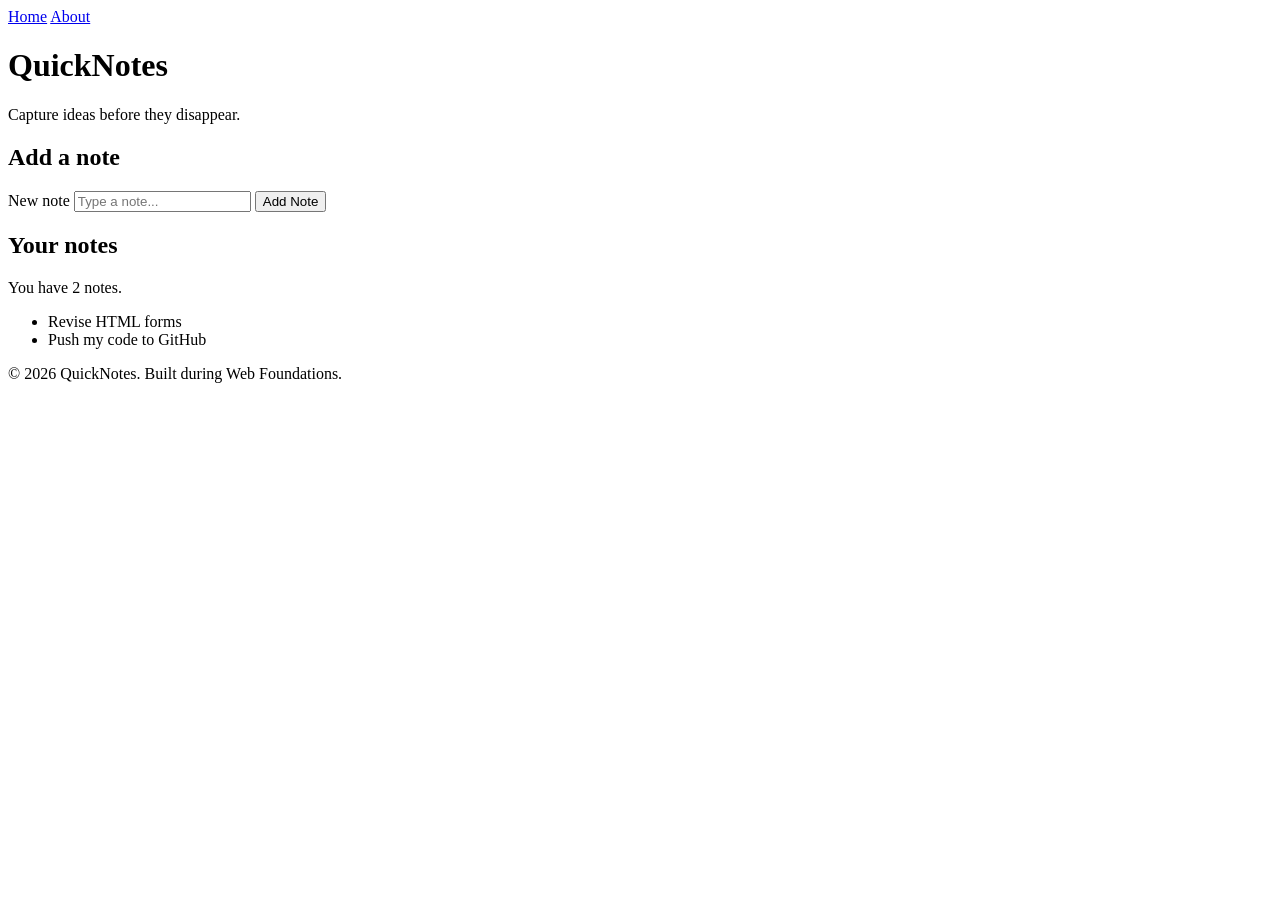
<file: day1/index.html>
<!DOCTYPE html>
<html lang="en">
  <head>
    <meta charset="UTF-8" />
    <meta name="viewport" content="width=device-width, initial-scale=1.0" />
    <title>QuickNotes</title>
  </head>
  <body>
    <header>
      <nav>
        <a href="index.html">Home</a>
        <a href="about.html">About</a>
     </nav>
      <h1>QuickNotes</h1>
      <p>Capture ideas before they disappear.</p>
    </header>
 
    <main>
      <section>
        <h2>Add a note</h2>
        <form id="note-form">
          <label for="note-input">New note</label>
          <input type="text" id="note-input" placeholder="Type a note..." />
          <button type="submit">Add Note</button>
        </form>
      </section>
 
      <section>
        <h2>Your notes</h2>
        <p id="note-count">You have 2 notes.</p>
        <ul id="notes-list">
          <li>Revise HTML forms</li>
          <li>Push my code to GitHub</li>
        </ul>
      </section>
    </main>
 
    <footer>
      <p>&copy; 2026 QuickNotes. Built during Web Foundations.</p>
    </footer>
  </body>
</html>
</file>
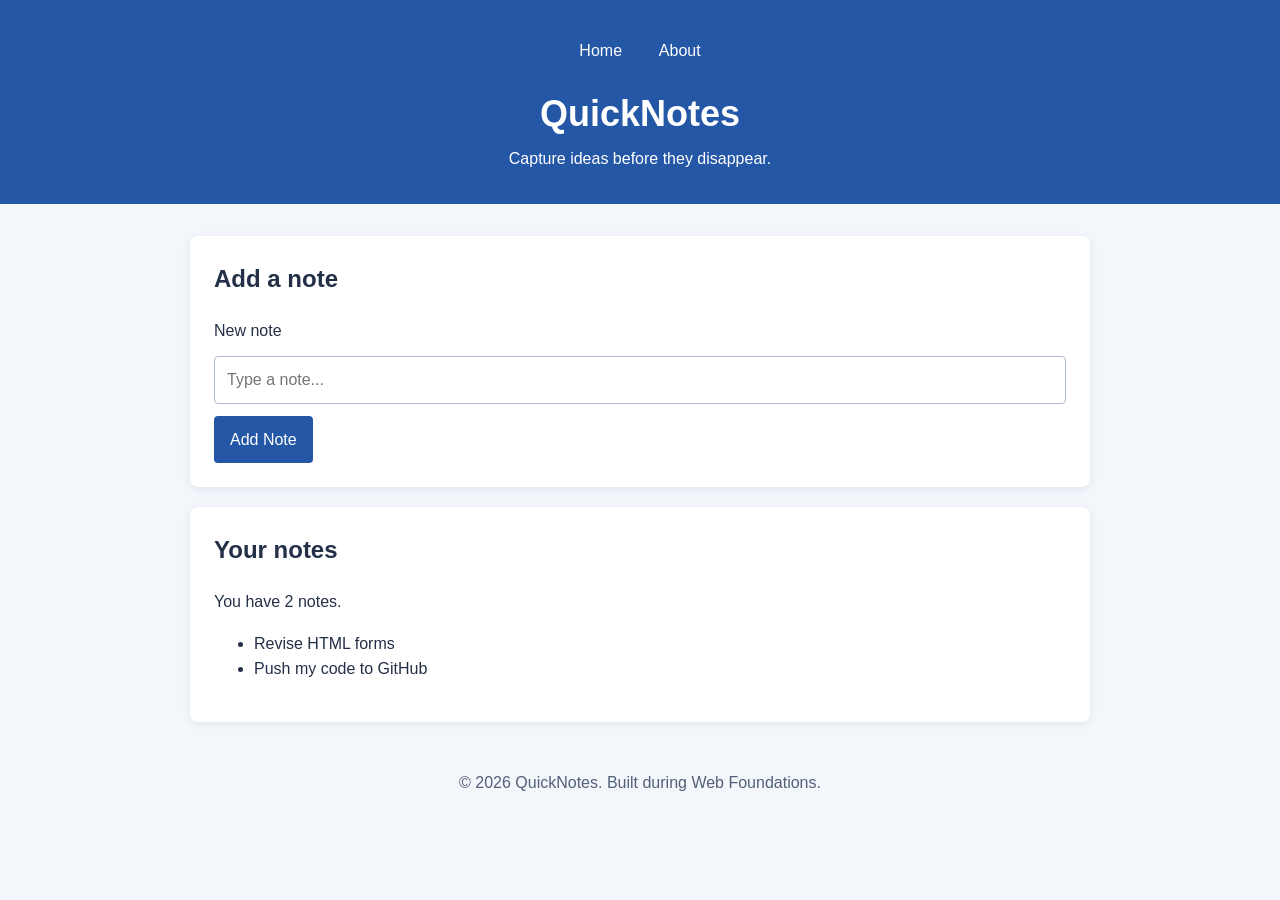
<file: day2/index.html>
<!DOCTYPE html>
<html lang="en">
  <head>
    <meta charset="UTF-8" />
    <meta name="viewport" content="width=device-width, initial-scale=1.0" />
    <title>QuickNotes</title>
    <link rel="stylesheet" href="style.css" />
  </head>
  <body>
    <header>
      <nav>
        <a href="index.html">Home</a>
        <a href="about.html">About</a>
     </nav>
      <h1>QuickNotes</h1>
      <p>Capture ideas before they disappear.</p>
    </header>
 
    <main>
      <section>
        <h2>Add a note</h2>
        <form id="note-form">
          <label for="note-input">New note</label>
          <input type="text" id="note-input" placeholder="Type a note..." />
          <button type="submit">Add Note</button>
        </form>
      </section>
 
      <section>
        <h2>Your notes</h2>
        <p id="note-count">You have 2 notes.</p>
        <ul id="notes-list">
          <li>Revise HTML forms</li>
          <li>Push my code to GitHub</li>
        </ul>
      </section>
    </main>
 
    <footer>
      <p>&copy; 2026 QuickNotes. Built during Web Foundations.</p>
    </footer>
  </body>
</html>
</file>
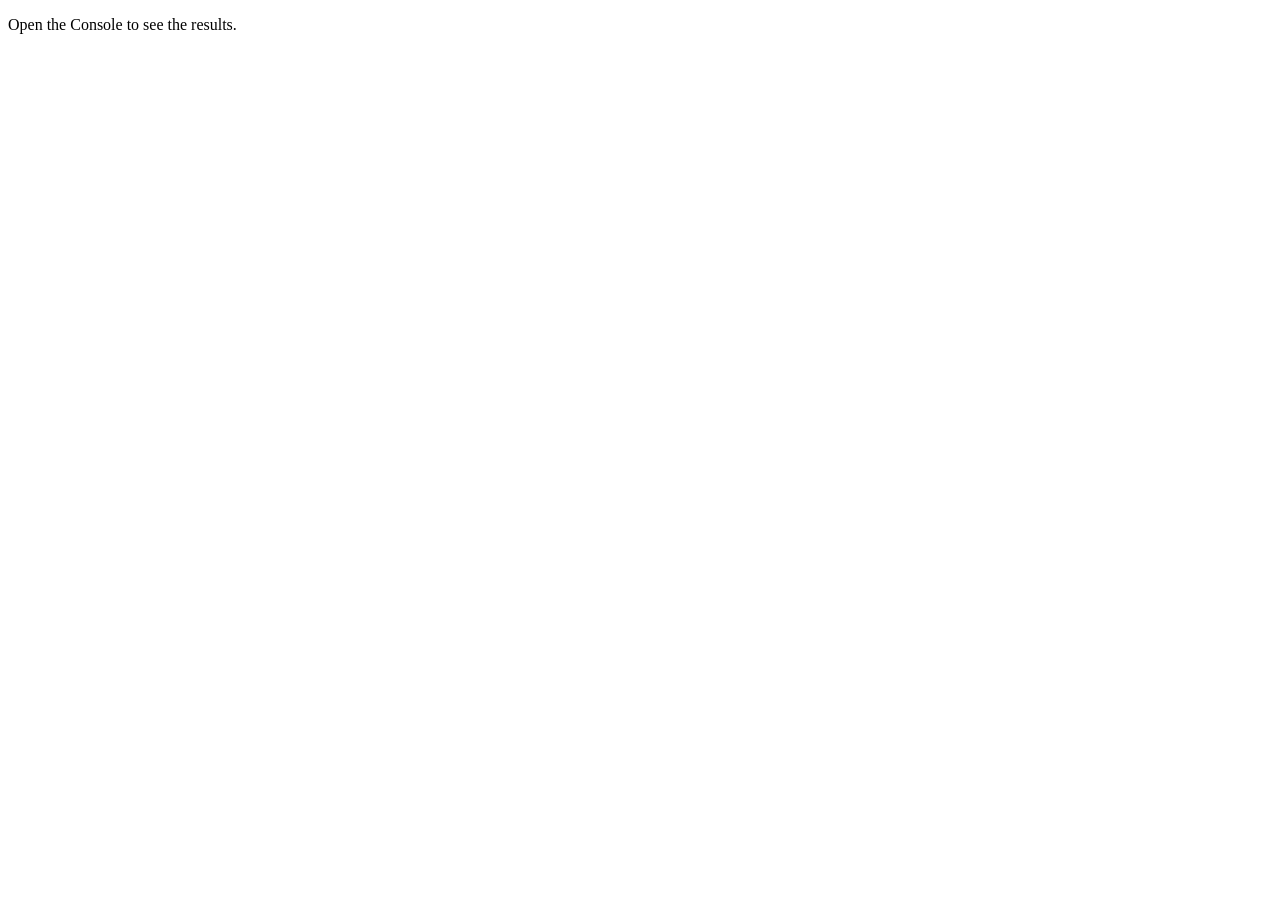
<file: day3/index.html>
<!doctype html>
<html lang="en">
  <head>
    <meta charset="utf-8">
    <meta name="viewport" content="width=device-width, initial-scale=1">
    <title>Notes Toolkit</title>
    <script src="script.js" defer></script>
  </head>
  <body>
    <p>Open the Console to see the results.</p>
  </body>
</html>
</file>
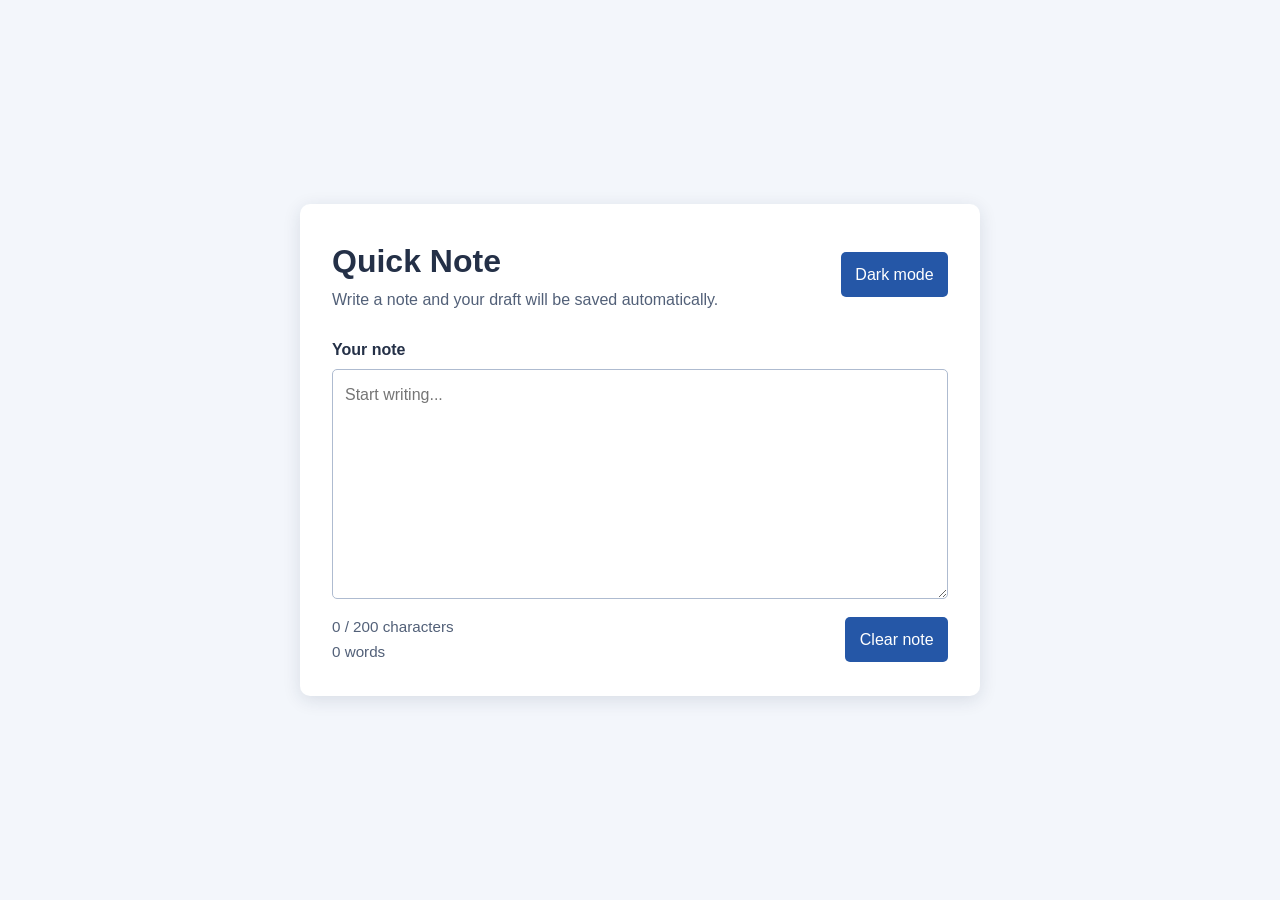
<file: day4/index.html>
<!doctype html>
<html lang="en">
  <head>
    <meta charset="utf-8">
    <meta name="viewport" content="width=device-width, initial-scale=1">
    <title>Quick Note</title>
    <link rel="stylesheet" href="style.css">
    <script src="script.js" defer></script>
  </head>
  <body>
    <main class="note-card">
      <header class="page-header">
        <div>
          <h1>Quick Note</h1>
          <p>Write a note and your draft will be saved automatically.</p>
        </div>
        <button id="theme-toggle" type="button">Dark mode</button>
      </header>

      <label for="note-text">Your note</label>
      <textarea id="note-text" rows="8" placeholder="Start writing..."></textarea>

      <div class="note-footer">
        <div class="counts" aria-live="polite">
          <p id="char-count">0 / 200 characters</p>
          <p id="word-count">0 words</p>
        </div>
        <button id="clear-btn" type="button">Clear note</button>
      </div>
    </main>
  </body>
</html>
</file>
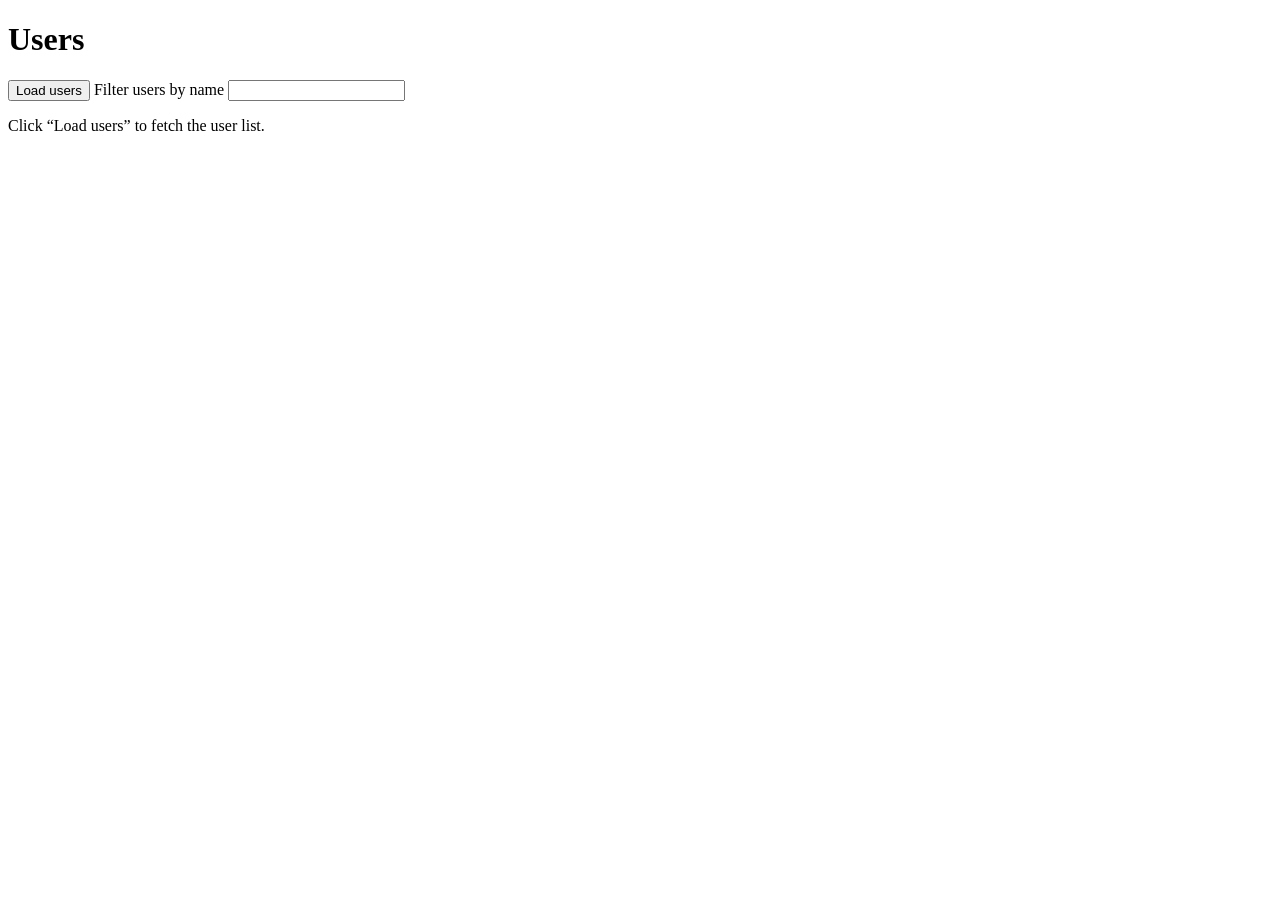
<file: day5/index.html>
<!doctype html>
<html lang="en">
  <head>
    <meta charset="utf-8">
    <meta name="viewport" content="width=device-width, initial-scale=1">
    <title>JSONPlaceholder Users</title>
    <script src="users.js" defer></script>
  </head>
  <body>
    <main>
      <h1>Users</h1>
      <button id="load-users" type="button">Load users</button>

      <label for="filter-input">Filter users by name</label>
      <input id="filter-input" type="search">

      <p id="status" role="status" aria-live="polite">Click “Load users” to fetch the user list.</p>
      <ul id="users-list"></ul>
    </main>
  </body>
</html>
</file>
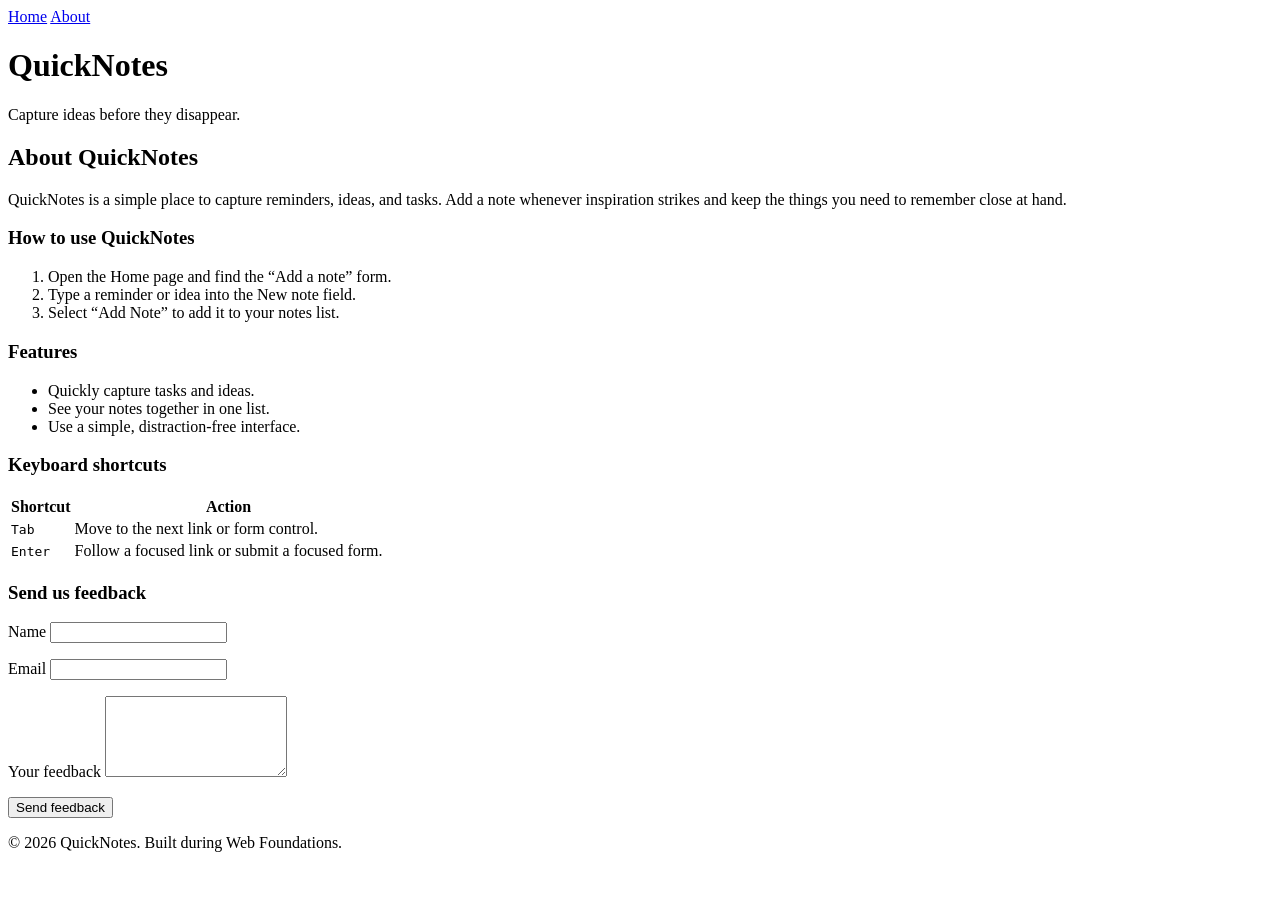
<file: day1/about.html>
<!DOCTYPE html>
<html lang="en">
  <head>
    <meta charset="UTF-8" />
    <meta name="viewport" content="width=device-width, initial-scale=1.0" />
    <title>About QuickNotes</title>
  </head>
  <body>
    <header>
      <nav>
        <a href="index.html">Home</a>
        <a href="about.html">About</a>
      </nav>
      <h1>QuickNotes</h1>
      <p>Capture ideas before they disappear.</p>
    </header>

    <main>
      <h2>About QuickNotes</h2>
      <p>
        QuickNotes is a simple place to capture reminders, ideas, and tasks.
        Add a note whenever inspiration strikes and keep the things you need to
        remember close at hand.
      </p>

      <section>
        <h3>How to use QuickNotes</h3>
        <ol>
          <li>Open the Home page and find the “Add a note” form.</li>
          <li>Type a reminder or idea into the New note field.</li>
          <li>Select “Add Note” to add it to your notes list.</li>
        </ol>
      </section>

      <section>
        <h3>Features</h3>
        <ul>
          <li>Quickly capture tasks and ideas.</li>
          <li>See your notes together in one list.</li>
          <li>Use a simple, distraction-free interface.</li>
        </ul>
      </section>

      <section>
        <h3>Keyboard shortcuts</h3>
        <table>
          <thead>
            <tr>
              <th scope="col">Shortcut</th>
              <th scope="col">Action</th>
            </tr>
          </thead>
          <tbody>
            <tr>
              <td><kbd>Tab</kbd></td>
              <td>Move to the next link or form control.</td>
            </tr>
            <tr>
              <td><kbd>Enter</kbd></td>
              <td>Follow a focused link or submit a focused form.</td>
            </tr>
          </tbody>
        </table>
      </section>

      <section>
        <h3>Send us feedback</h3>
        <form action="#" method="post">
          <p>
            <label for="feedback-name">Name</label>
            <input type="text" id="feedback-name" name="name" />
          </p>
          <p>
            <label for="feedback-email">Email</label>
            <input type="email" id="feedback-email" name="email" required />
          </p>
          <p>
            <label for="feedback-message">Your feedback</label>
            <textarea
              id="feedback-message"
              name="message"
              rows="5"
              required
            ></textarea>
          </p>
          <button type="submit">Send feedback</button>
        </form>
      </section>
    </main>

    <footer>
      <p>&copy; 2026 QuickNotes. Built during Web Foundations.</p>
    </footer>
  </body>
</html>
</file>
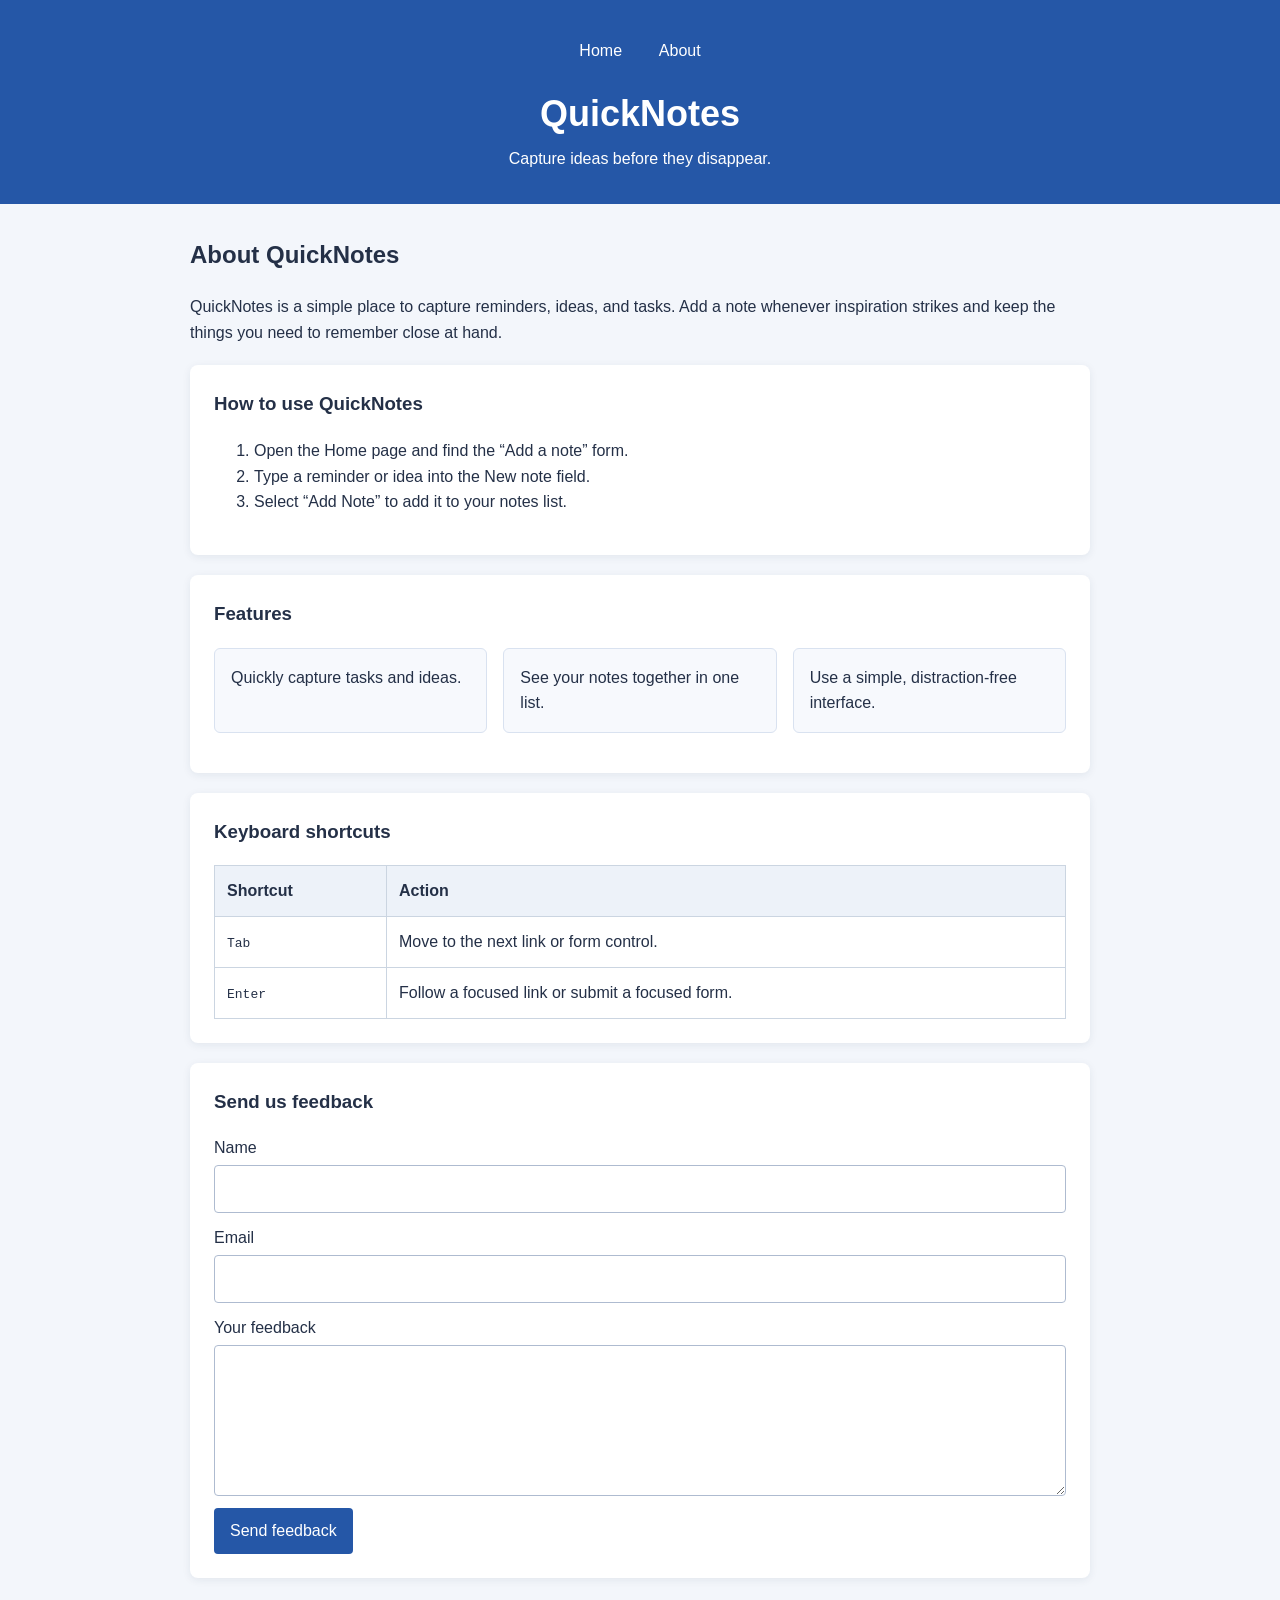
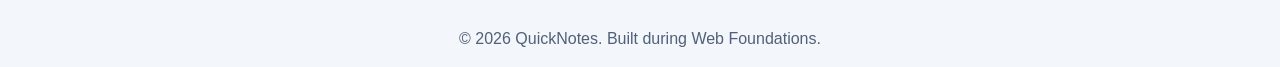
<file: day2/about.html>
<!DOCTYPE html>
<html lang="en">
  <head>
    <meta charset="UTF-8" />
    <meta name="viewport" content="width=device-width, initial-scale=1.0" />
    <title>About QuickNotes</title>
    <link rel="stylesheet" href="style.css" />
  </head>
  <body>
    <header>
      <nav>
        <a href="index.html">Home</a>
        <a href="about.html">About</a>
      </nav>
      <h1>QuickNotes</h1>
      <p>Capture ideas before they disappear.</p>
    </header>

    <main>
      <h2>About QuickNotes</h2>
      <p>
        QuickNotes is a simple place to capture reminders, ideas, and tasks.
        Add a note whenever inspiration strikes and keep the things you need to
        remember close at hand.
      </p>

      <section>
        <h3>How to use QuickNotes</h3>
        <ol>
          <li>Open the Home page and find the “Add a note” form.</li>
          <li>Type a reminder or idea into the New note field.</li>
          <li>Select “Add Note” to add it to your notes list.</li>
        </ol>
      </section>

      <section>
        <h3>Features</h3>
        <ul class="features">
          <li>Quickly capture tasks and ideas.</li>
          <li>See your notes together in one list.</li>
          <li>Use a simple, distraction-free interface.</li>
        </ul>
      </section>

      <section>
        <h3>Keyboard shortcuts</h3>
        <table>
          <thead>
            <tr>
              <th scope="col">Shortcut</th>
              <th scope="col">Action</th>
            </tr>
          </thead>
          <tbody>
            <tr>
              <td><kbd>Tab</kbd></td>
              <td>Move to the next link or form control.</td>
            </tr>
            <tr>
              <td><kbd>Enter</kbd></td>
              <td>Follow a focused link or submit a focused form.</td>
            </tr>
          </tbody>
        </table>
      </section>

      <section>
        <h3>Send us feedback</h3>
        <form action="#" method="post">
          <p>
            <label for="feedback-name">Name</label>
            <input type="text" id="feedback-name" name="name" />
          </p>
          <p>
            <label for="feedback-email">Email</label>
            <input type="email" id="feedback-email" name="email" required />
          </p>
          <p>
            <label for="feedback-message">Your feedback</label>
            <textarea
              id="feedback-message"
              name="message"
              rows="5"
              required
            ></textarea>
          </p>
          <button type="submit">Send feedback</button>
        </form>
      </section>
    </main>

    <footer>
      <p>&copy; 2026 QuickNotes. Built during Web Foundations.</p>
    </footer>
  </body>
</html>
</file>
<file: day2/style.css>
*,
*::before,
*::after {
  box-sizing: border-box;
}

body {
  margin: 0;
  background-color: #f3f6fb;
  color: #243047;
  font-family: Arial, sans-serif;
  line-height: 1.6;
}

header {
  padding: 2rem 1.5rem;
  background-color: #2557a7;
  color: #fff;
  text-align: center;
}

header h1 {
  margin: 1rem 0 0;
  font-size: 2.25rem;
}

header p {
  margin: 0.25rem 0 0;
}

nav {
  display: flex;
  justify-content: center;
  gap: 16px;
}

nav a {
  padding: 0.35rem 0.65rem;
  border-radius: 4px;
  color: #fff;
  text-decoration: none;
  transition: background-color 0.2s ease, color 0.2s ease;
}

nav a:hover,
nav a:focus-visible {
  background-color: #fff;
  color: #1c4587;
}

main {
  width: min(100% - 2rem, 900px);
  margin: 2rem auto;
}

section {
  margin: 1.25rem 0;
  padding: 1.5rem;
  border-radius: 8px;
  background-color: #fff;
  box-shadow: 0 2px 8px rgb(25 45 75 / 8%);
}

section h2,
section h3 {
  margin-top: 0;
}

.features {
  display: grid;
  grid-template-columns: repeat(auto-fit, minmax(180px, 1fr));
  gap: 1rem;
  padding: 0;
  list-style: none;
}

.features li {
  padding: 1rem;
  border: 1px solid #d9e2f0;
  border-radius: 6px;
  background-color: #f7f9fd;
}

table {
  width: 100%;
  border-collapse: collapse;
}

th,
td {
  padding: 0.75rem;
  border: 1px solid #cbd5e1;
  text-align: left;
}

th {
  background-color: #edf2f9;
}

form {
  display: flex;
  flex-direction: column;
  gap: 0.75rem;
}

form p {
  display: flex;
  flex-direction: column;
  gap: 0.25rem;
  margin: 0;
}

input,
textarea {
  width: 100%;
  padding: 0.65rem 0.75rem;
  border: 1px solid #aebbd0;
  border-radius: 4px;
  color: inherit;
  font: inherit;
}

textarea {
  resize: vertical;
}

button {
  align-self: flex-start;
  padding: 0.65rem 1rem;
  border: 0;
  border-radius: 4px;
  background-color: #2557a7;
  color: #fff;
  cursor: pointer;
  font: inherit;
  transition: background-color 0.2s ease, transform 0.2s ease;
}

button:hover,
button:focus-visible {
  background-color: #173d7a;
  transform: translateY(-1px);
}

footer {
  padding: 1rem;
  color: #526078;
  text-align: center;
}

footer p {
  margin: 0;
}

@media (max-width: 600px) {
  header {
    padding: 1.25rem 1rem;
  }

  header h1 {
    font-size: 1.75rem;
  }

  main {
    width: min(100% - 1rem, 900px);
    margin: 1rem auto;
  }

  section {
    padding: 1rem;
  }
}
</file>
<file: day4/style.css>
*,
*::before,
*::after {
  box-sizing: border-box;
}

:root {
  color-scheme: light;
  --page-background: #f3f6fb;
  --card-background: #fff;
  --text-color: #243047;
  --muted-color: #526078;
  --border-color: #aebbd0;
  --button-background: #2557a7;
  --button-hover: #173d7a;
  --warning-color: #b45309;
  --over-color: #b91c1c;
}

body.dark {
  color-scheme: dark;
  --page-background: #151b27;
  --card-background: #222c3b;
  --text-color: #e6edf7;
  --muted-color: #b2bfd2;
  --border-color: #63738b;
  --button-background: #527fc8;
  --button-hover: #6a95d9;
  --warning-color: #fbbf24;
  --over-color: #f87171;
}

body {
  min-height: 100vh;
  display: grid;
  place-items: center;
  margin: 0;
  padding: 1rem;
  background-color: var(--page-background);
  color: var(--text-color);
  font-family: Arial, sans-serif;
  line-height: 1.6;
  transition: background-color 0.2s ease, color 0.2s ease;
}

.note-card {
  width: min(100%, 680px);
  padding: 2rem;
  border-radius: 10px;
  background-color: var(--card-background);
  box-shadow: 0 4px 18px rgb(25 45 75 / 12%);
}

.page-header,
.note-footer {
  display: flex;
  align-items: center;
  justify-content: space-between;
  gap: 1rem;
}

.page-header {
  margin-bottom: 1.5rem;
}

h1,
.page-header p,
.counts p {
  margin: 0;
}

.page-header p,
.counts {
  color: var(--muted-color);
}

label {
  display: block;
  margin-bottom: 0.4rem;
  font-weight: 700;
}

textarea {
  display: block;
  width: 100%;
  min-height: 12rem;
  padding: 0.75rem;
  border: 1px solid var(--border-color);
  border-radius: 5px;
  background-color: var(--card-background);
  color: var(--text-color);
  font: inherit;
  resize: vertical;
}

textarea:focus-visible,
button:focus-visible {
  outline: 3px solid var(--button-background);
  outline-offset: 2px;
}

.note-footer {
  margin-top: 1rem;
}

.counts p {
  font-size: 0.95rem;
}

.warning {
  color: var(--warning-color);
}

.over {
  color: var(--over-color);
  font-weight: 700;
}

button {
  padding: 0.6rem 0.9rem;
  border: 0;
  border-radius: 5px;
  background-color: var(--button-background);
  color: #fff;
  cursor: pointer;
  font: inherit;
}

button:hover {
  background-color: var(--button-hover);
}

@media (max-width: 480px) {
  .note-card {
    padding: 1.25rem;
  }

  .page-header,
  .note-footer {
    align-items: flex-start;
  }

  .page-header {
    flex-direction: column-reverse;
  }
}
</file>
